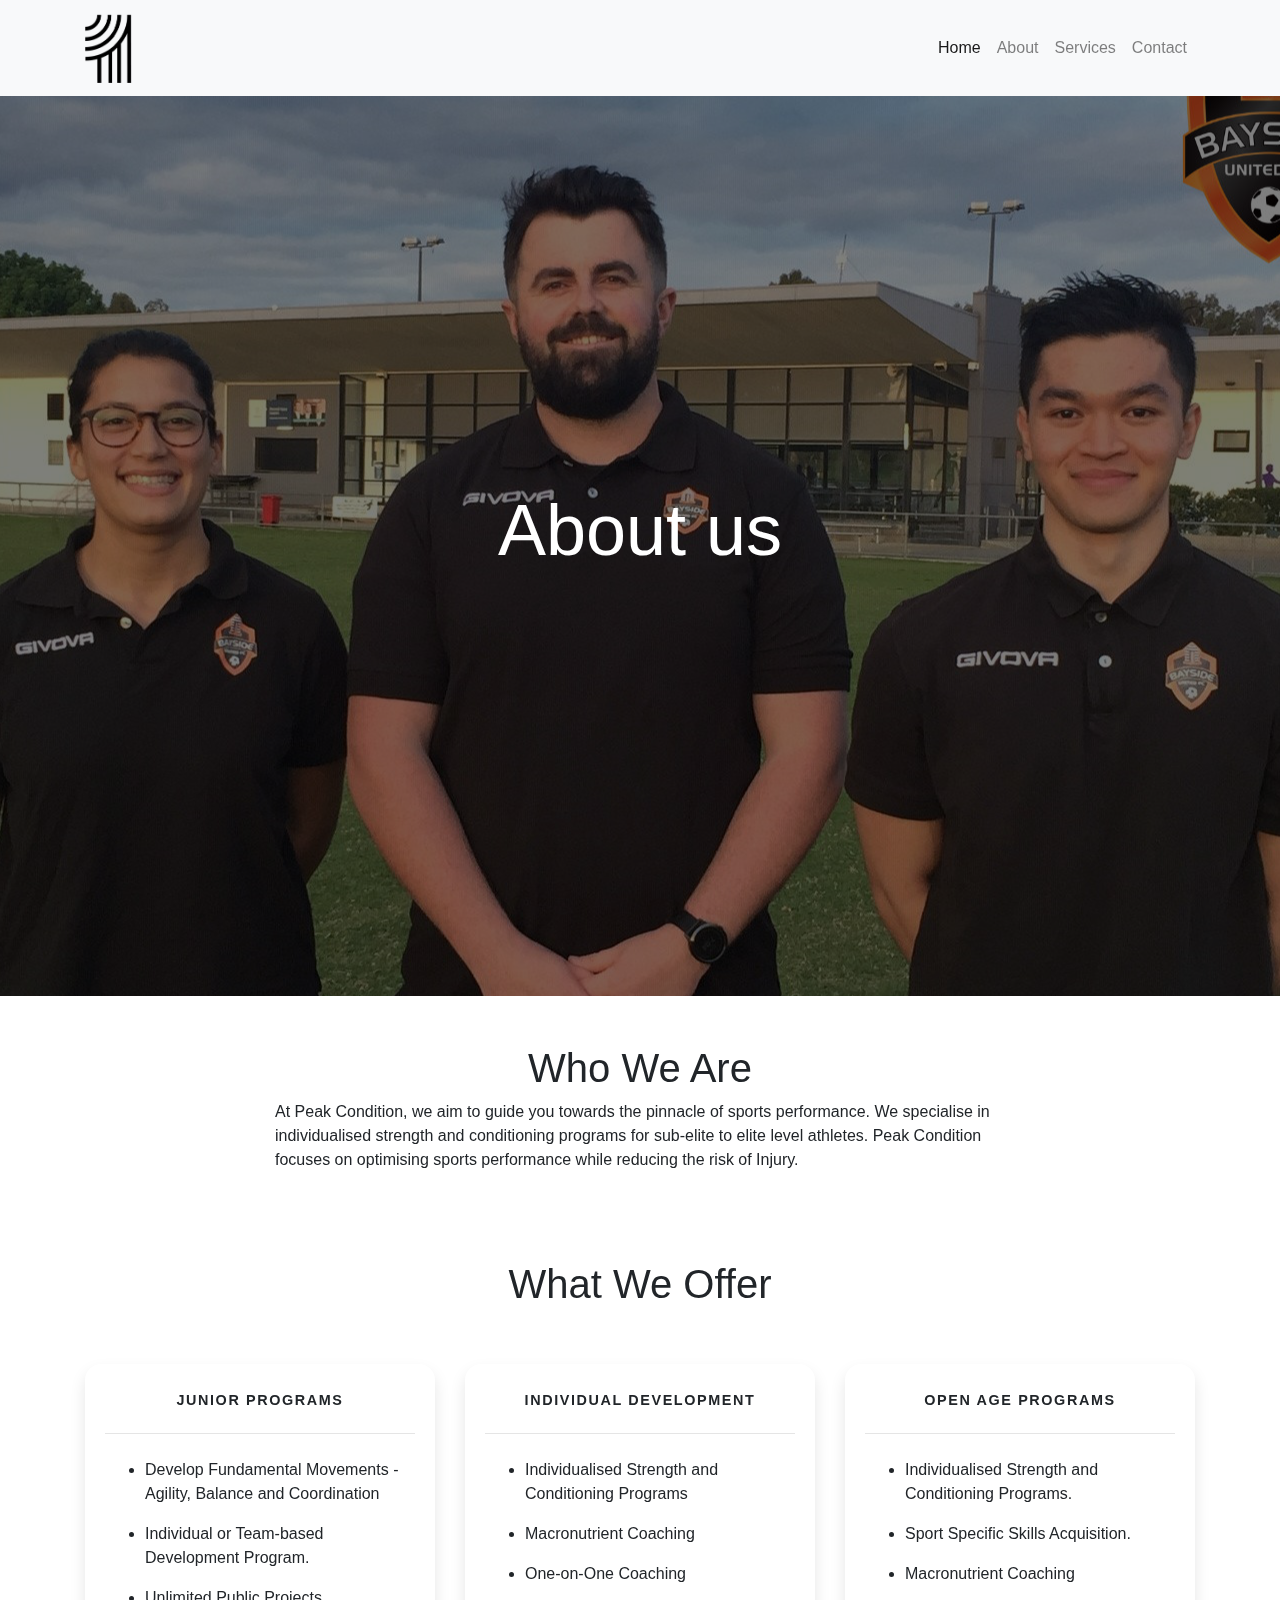
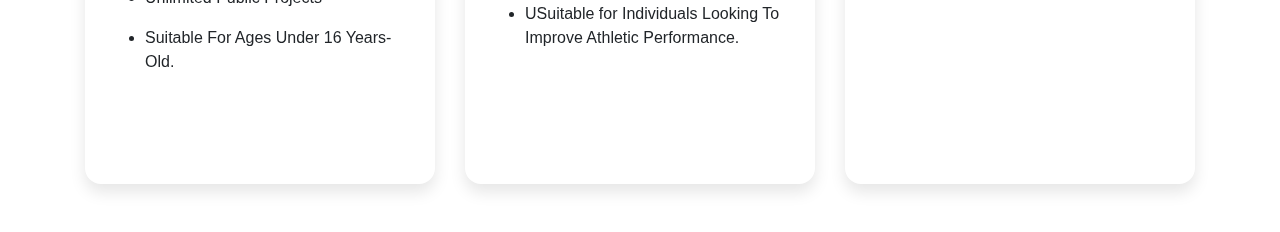
<file: about.html>
<!DOCTYPE html>
<html lang="en">
<head>
    <meta charset="UTF-8">
    <meta name="viewport" content="width=device-width, initial-scale=1.0">
    <meta http-equiv="X-UA-Compatible" content="ie=edge">
    <link rel="stylesheet" type="text/css" href="Assets 2/css/style2.css" />
    <link rel="stylesheet" href="https://stackpath.bootstrapcdn.com/bootstrap/4.3.1/css/bootstrap.min.css" integrity="sha384-ggOyR0iXCbMQv3Xipma34MD+dH/1fQ784/j6cY/iJTQUOhcWr7x9JvoRxT2MZw1T" crossorigin="anonymous">
    <!--Navbar title-->
    <title>Dashboard</title>
    <nav class="navbar navbar-expand-lg navbar-light bg-light fixed     -top">
        <div class="container">
          <a class="navbar-brand" href="#">
                <img src="./Assets 2/images/logo.jpg" alt="" id="logo">
              </a>
          <button class="navbar-toggler" type="button" data-toggle="collapse" data-target="#navbarResponsive" aria-controls="navbarResponsive" aria-expanded="false" aria-label="Toggle navigation">
                <span class="navbar-toggler-icon"></span>
              </button>
          <div class="collapse navbar-collapse" id="navbarResponsive">
            <ul class="navbar-nav ml-auto">
              <li class="nav-item active">
                <a class="nav-link" href="#">Home
                      <span class="sr-only">(current)</span>
                    </a>
              </li>
              <li class="nav-item">
                <a class="nav-link" href="#">About</a>
              </li>
              <li class="nav-item">
                <a class="nav-link" href="#">Services</a>
              </li>
              <li class="nav-item">
                <a class="nav-link" href="#">Contact</a>
              </li>
            </ul>
          </div>
        </div>
      </nav>
      
      <!-- Page Content -->
      
      <header>
        
        <div class="overlay"></div>
        <img src="./Assets 2/images/about.jpg" alt="" id="theme">
        <div class="container h-100">
          <div class="d-flex h-100 text-center align-items-center">
            <div class="w-100 text-white">
              <h1 class="display-3">About us</h1>
              
              <br>
              
             
            </div>
          </div>
        </div>
      </header>

      
      
      <section class="my-5">
        <div class="container">
          <div class="row">
            <div class="col-md-8 mx-auto">
                <h1 align='center'>Who We Are</h1>
              <p>At Peak Condition, we aim to guide you towards the pinnacle of sports performance. We specialise in individualised strength and conditioning programs for sub-elite to elite level athletes. Peak Condition focuses on optimising sports performance while reducing the risk of Injury.</p>
            
             
             
            </div>
          </div>
        </div>
      </section>
      <br>
      
      <h1 align='center'>What We Offer</h1>
      <section class="pricing py-5">
        <div class="container">
          <div class="row">
            <!-- Free Tier -->
            <div class="col-lg-4">
              <div class="card mb-5 mb-lg-0">
                <div class="card-body" style="height: 420px;">
                  <h5 class="card-title  text-uppercase text-center">Junior Programs</h5>
        
                  <hr>
                  <ul class="fa-ul">
                    <li><span class="fa-li"><i class="fas fa-check"></i></span>Develop Fundamental Movements - Agility, Balance and Coordination</li>
                    <li><span class="fa-li"><i class="fas fa-check"></i></span>Individual or Team-based Development Program.</li>
                    <li><span class="fa-li"><i class="fas fa-check"></i></span>Unlimited Public Projects</li>
                    <li><span class="fa-li"><i class="fas fa-check"></i></span>Suitable For Ages Under 16 Years-Old.</li>
                 
                  </ul>
                  
                </div>
              </div>
            </div>
            <!-- Plus Tier -->
            <div class="col-lg-4">
              <div class="card mb-5 mb-lg-0">
                <div class="card-body" style="height: 420px;">
                  <h5 class="card-title  text-uppercase text-center">Individual Development</h5>
                
                  <hr>
                  <ul class="fa-ul">
          
                    <li><span class="fa-li"><i class="fas fa-check"></i></span>Individualised Strength and Conditioning Programs</li>
                    <li><span class="fa-li"><i class="fas fa-check"></i></span>Macronutrient Coaching</li>
                    <li><span class="fa-li"><i class="fas fa-check"></i></span>One-on-One Coaching</li>
                    <li><span class="fa-li"><i class="fas fa-check"></i></span>USuitable for Individuals Looking To Improve Athletic Performance. </li>

                  </ul>
                  <br>
               
                </div>
              </div>
            </div>
            <!-- Pro Tier -->
            <div class="col-lg-4">
              <div class="card">
                <div class="card-body"  style="height: 420px;">
                  <h5 class="card-title  text-uppercase text-center">Open Age Programs</h5>
            
                  <hr>
                    <ul class="fa-ul">
                        
                        <li><span class="fa-li"><i class="fas fa-check"></i></span>Individualised Strength and Conditioning Programs.</li>
                        <li><span class="fa-li"><i class="fas fa-check"></i></span>Sport Specific Skills Acquisition. </li>
                        <li><span class="fa-li"><i class="fas fa-check"></i></span>Macronutrient Coaching </li>
                      
                    </ul>
                    <br>
                    <br>
                    <br> 
                       
               
                </div>
              </div>
            </div>
            
            
            
          </div>

          
        </div>
      </section>
      
</html>
</file>
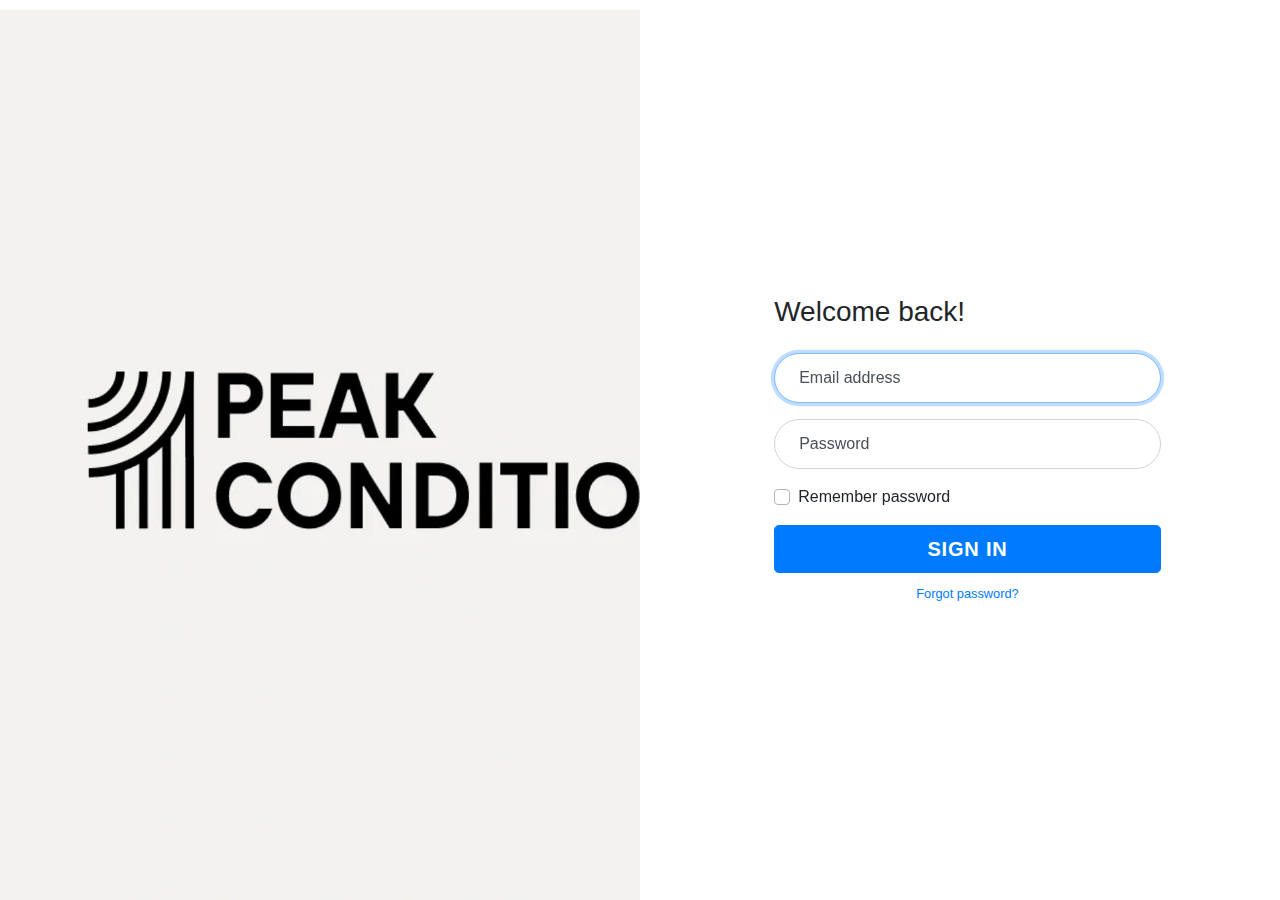
<file: login.html>
<!DOCTYPE html>
<html lang="en">
<head>
    <meta charset="UTF-8">
    <meta name="viewport" content="width=device-width, initial-scale=1.0">
    <meta http-equiv="X-UA-Compatible" content="ie=edge">
    <link rel="stylesheet" type="text/css" href="Assets 2/css/style2.css" />
    <link rel="stylesheet" href="https://stackpath.bootstrapcdn.com/bootstrap/4.3.1/css/bootstrap.min.css" integrity="sha384-ggOyR0iXCbMQv3Xipma34MD+dH/1fQ784/j6cY/iJTQUOhcWr7x9JvoRxT2MZw1T" crossorigin="anonymous">
    <!--Navbar title-->
    <title>Login</title>
  <body>
    <div class="row no-gutter">
        <div class="d-none d-md-flex col-md-4 col-lg-6 bg-image"></div>
        <div class="col-md-8 col-lg-6">
          <div class="login d-flex align-items-center py-5">
            <div class="container">
              <div class="row">
                <div class="col-md-9 col-lg-8 mx-auto">
                  <h3 class="login-heading mb-4">Welcome back!</h3>
                  <form>
                    <div class="form-label-group">
                      <input type="email" id="inputEmail" class="form-control" placeholder="Email address" required autofocus>
                      <label for="inputEmail">Email address</label>
                    </div>
    
                    <div class="form-label-group">
                      <input type="password" id="inputPassword" class="form-control" placeholder="Password" required>
                      <label for="inputPassword">Password</label>
                    </div>
    
                    <div class="custom-control custom-checkbox mb-3">
                      <input type="checkbox" class="custom-control-input" id="customCheck1">
                      <label class="custom-control-label" for="customCheck1">Remember password</label>
                    </div>
                    <button class="btn btn-lg btn-primary btn-block btn-login text-uppercase font-weight-bold mb-2" type="submit">Sign in</button>
                    <div class="text-center">
                      <a class="small" href="#">Forgot password?</a></div>
                  </form>
                </div>
              </div>
            </div>
          </div>
        </div>
      </div>
    </div>    

</body>
</html>
</file>
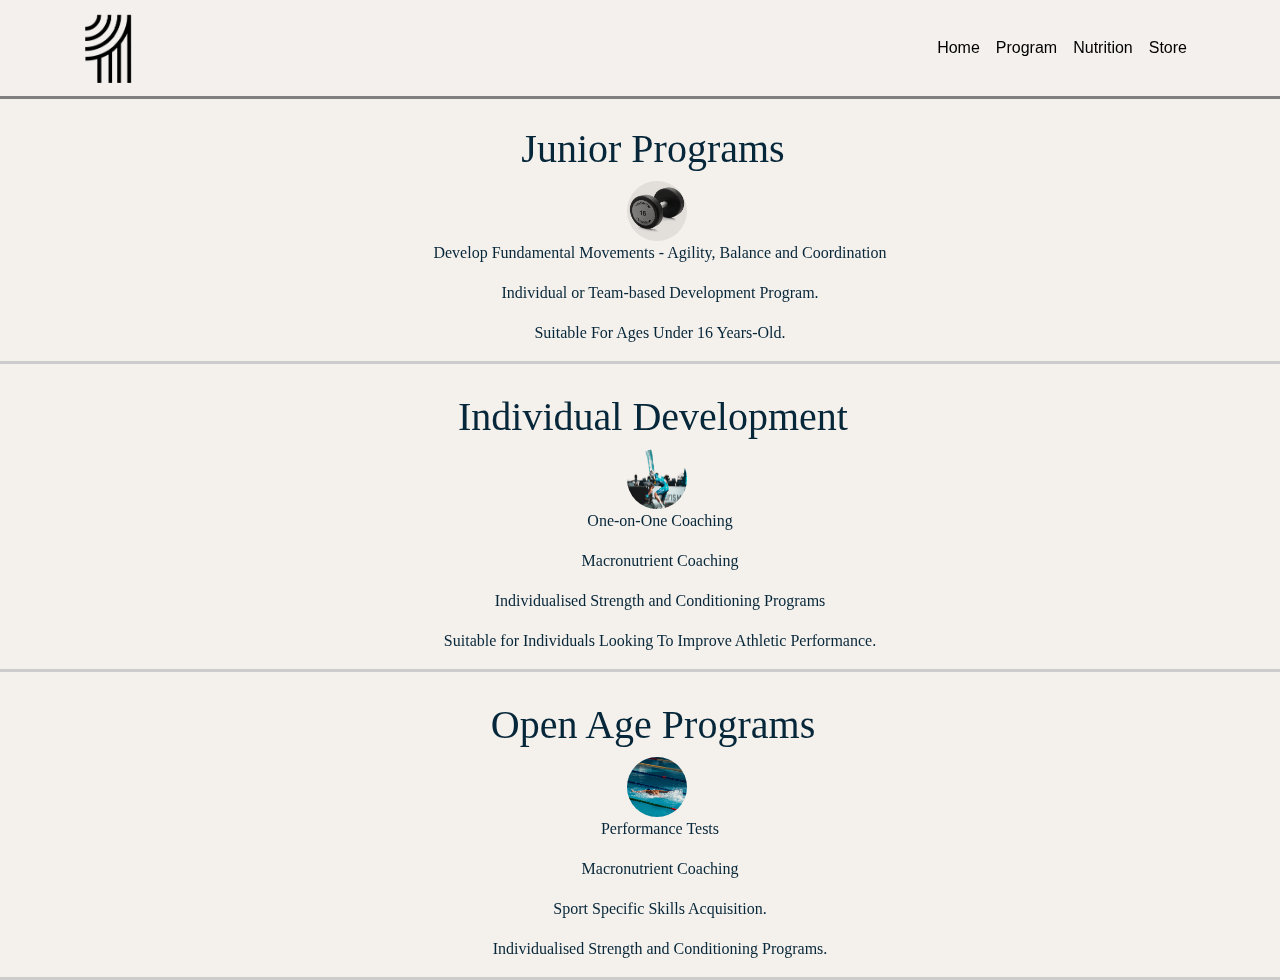
<file: program.html>
<!DOCTYPE html>
<html lang="en">
<head>
  <meta charset="UTF-8">
  <meta name="viewport" content="width=device-width, initial-scale=1.0">
  <link rel="stylesheet" href="https://stackpath.bootstrapcdn.com/bootstrap/4.4.1/css/bootstrap.min.css" integrity="sha384-Vkoo8x4CGsO3+Hhxv8T/Q5PaXtkKtu6ug5TOeNV6gBiFeWPGFN9MuhOf23Q9Ifjh" crossorigin="anonymous">
  <link rel="stylesheet" href="Assets/css/program.css">
  <link rel="stylesheet" type="text/css" href="Assets 2/css/style2.css" />

  <title>Programs</title>
</head>

<body>
  <nav class="navbar navbar-expand-lg navbar-light fixed-top" style="background-color:#f4f0ed">
    <div class="container">
      <a class="navbar-brand" href="#">
        <img src="./Assets 2/images/logo.jpg" alt="" id="logo">
      </a>
      <button class="navbar-toggler" type="button" data-toggle="collapse" data-target="#navbarResponsive" aria-controls="navbarResponsive" aria-expanded="false" aria-label="Toggle navigation">
            <span class="navbar-toggler-icon"></span>
          </button>
      <div class="collapse navbar-collapse" id="navbarResponsive">
        <ul class="navbar-nav ml-auto">
          <li class="nav-item">

            <a class="nav-link" href="index.html">Home</a>
          </li>
          <li class="nav-item active">
            <a class="nav-link" href="program.html">Program
              <span class="sr-only">(current)</span>
            </a>
          </li>
          <li class="nav-item">
            <a class="nav-link" href="nutrition.html">Nutrition</a>
          </li>
          <li class="nav-item">
            <a class="nav-link" href="store.html">Store</a>
          </li>
        </ul>
      </div>
    </div>
  </nav>

  <br>
  <br>
  <br>
  <br>
  
  <div class="containerSection">
    <div class="row">
      <div class="col-12 Junior text-center">
        <h1>Junior Programs</h1>
      </div>
    </div>
      <div class="row center">
        <img src="Assets/img/dumbell.jpg" alt="logo for Junior" width="60" height="60" class="Junior-logo">
        
    </div>
    <div class="row">
      <div class="col-12 text-center">
        <ul>
          <p>Develop Fundamental Movements - Agility, Balance and Coordination</p>
          <p>Individual or Team-based Development Program.</p>
          <p>Suitable For Ages Under 16 Years-Old.</p>
        </ul> 

      </div>
    </div>
  </div>

  <div class="containerSection">
    <div class="row">
      <div class="col-12 Junior text-center">
        <h1>Individual Development</h1>
      </div>
    </div>
      <div class="row center">
        <img src="Assets 2/images/Photos/run.jpg" alt="logo for Junior" width="60" height="60" class="Junior-logo" id ="programImg">
        
    </div>
    <div class="row">
      <div class="col-12 text-center">
        <ul>
          <p>One-on-One Coaching</p> 
          <p>Macronutrient Coaching</p>
          <p>Individualised Strength and Conditioning Programs</p>
          <p>Suitable for Individuals Looking To Improve Athletic Performance. </p>
        </ul> 
      </div>
    </div>
  </div>

  <div class="containerSection">
    <div class="row">
      <div class="col-12 Junior text-center">
        <h1>Open Age Programs</h1>
      </div>
    </div>
      <div class="row center">
        <img src="Assets 2/images/Photos/swim.jpg" alt="logo for Junior" width="60" height="60" class="Junior-logo">
        
    </div>
    <div class="row">
      <div class="col-12 text-center">
        <ul>
          <p>Performance Tests</p>
          <p>Macronutrient Coaching </p> 
          <p>Sport Specific Skills Acquisition.</p>
          <p>Individualised Strength and Conditioning Programs.</p>
        </ul> 
      </div>
    </div>
  </div>



  <!-- //footer stuff placeholder -->
  <!-- <div class="card">
    <div class="card-header">
      Placeholder
    </div>
    <div class="card-body">
      <h5 class="card-title">Special title treatment</h5>
      <p class="card-text">With supporting text below as a natural lead-in to additional content.</p>
      <a href="#" class="btn btn-primary">Go somewhere</a>
    </div>
  </div> -->
</body>
</html>



<!-- //change icons -->
</file>
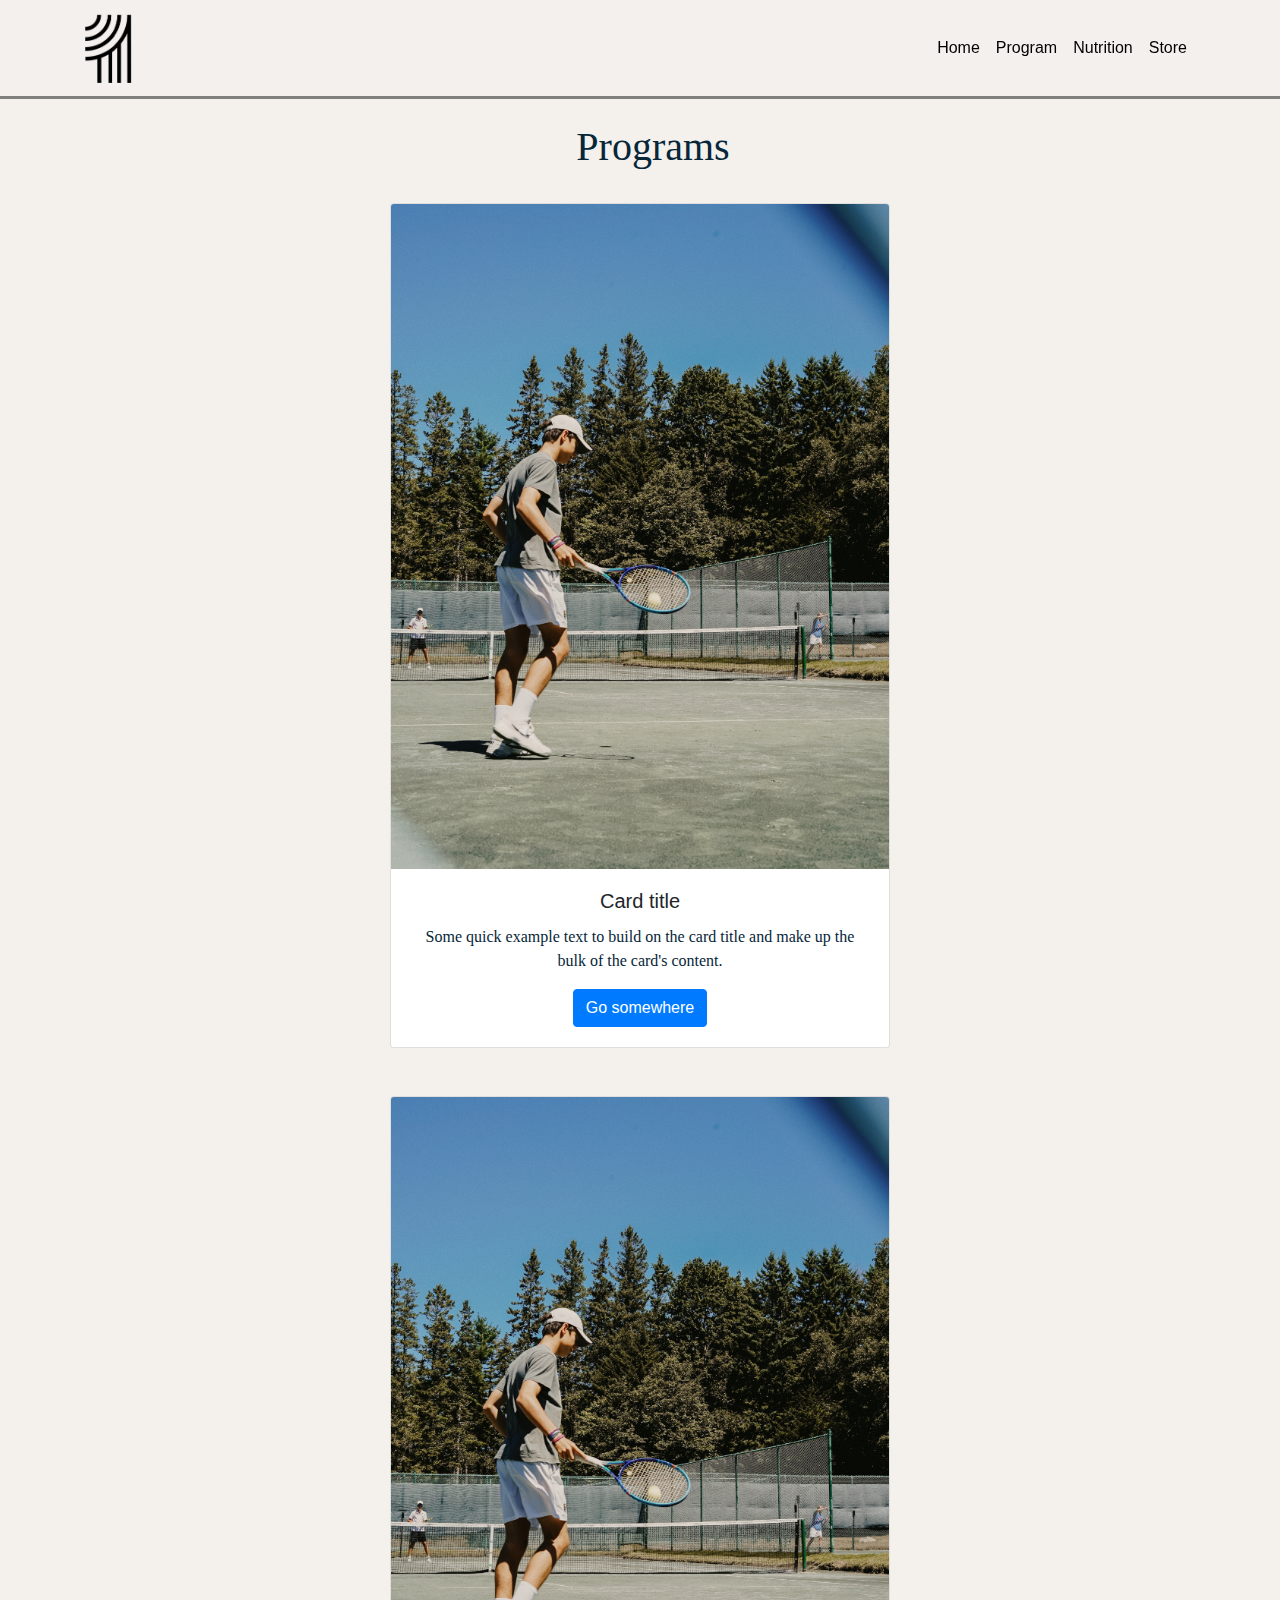
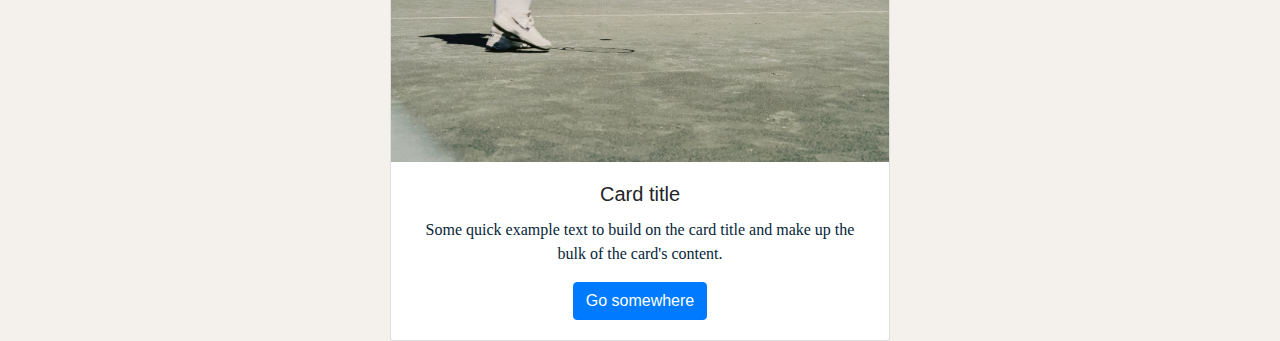
<file: program2.html>
<!DOCTYPE html>
<html lang="en">
<head>
  <meta charset="UTF-8">
  <meta name="viewport" content="width=device-width, initial-scale=1.0">
  <link rel="stylesheet" href="https://stackpath.bootstrapcdn.com/bootstrap/4.4.1/css/bootstrap.min.css" integrity="sha384-Vkoo8x4CGsO3+Hhxv8T/Q5PaXtkKtu6ug5TOeNV6gBiFeWPGFN9MuhOf23Q9Ifjh" crossorigin="anonymous">
  <link rel="stylesheet" href="Assets/css/program.css">
  <link rel="stylesheet" type="text/css" href="Assets 2/css/style2.css" />

  <title>Programs</title>
</head>

<body>
  <nav class="navbar navbar-expand-lg navbar-light fixed-top" style="background-color:#f4f0ed">
    <div class="container">
      <a class="navbar-brand" href="#">
        <img src="./Assets 2/images/logo.jpg" alt="" id="logo">
      </a>
      <button class="navbar-toggler" type="button" data-toggle="collapse" data-target="#navbarResponsive" aria-controls="navbarResponsive" aria-expanded="false" aria-label="Toggle navigation">
            <span class="navbar-toggler-icon"></span>
          </button>
      <div class="collapse navbar-collapse" id="navbarResponsive">
        <ul class="navbar-nav ml-auto">
          <li class="nav-item">
            <a class="nav-link" href="#">Home</a>
          </li>
          <li class="nav-item active">
            <a class="nav-link" href="program.html">Program
              <span class="sr-only">(current)</span>
            </a>
          </li>
          <li class="nav-item">
            <a class="nav-link" href="nutrition.html">Nutrition</a>
          </li>
          <li class="nav-item">
            <a class="nav-link" href="#">Store</a>
          </li>
        </ul>
      </div>
    </div>
  </nav>

  <br>
  <br> 
  <br>
  <br>
  <br>
  <br>

  <h1 class="text-center">Programs</h1>
  <br>

 
  <div class="card text-center" style="width: 500px;">
    <img src="Assets 2/images/Photos/onePerson.JPG" class="card-img-top" alt="...">
    <div class="card-body">
      <h5 class="card-title">Card title</h5>
      <p class="card-text">Some quick example text to build on the card title and make up the bulk of the card's content.</p>
      <a href="#" class="btn btn-primary">Go somewhere</a>
    </div>
  
  </div>

  <br>
  <br>

  <div class="card text-center" style="width: 500px;">
    <img src="Assets 2/images/Photos/onePerson.JPG" class="card-img-top" alt="...">
    <div class="card-body">
      <h5 class="card-title">Card title</h5>
      <p class="card-text">Some quick example text to build on the card title and make up the bulk of the card's content.</p>
      <a href="#" class="btn btn-primary">Go somewhere</a>
    </div>
  </div>





  <!-- //footer stuff placeholder -->
</body>
</html>
</file>
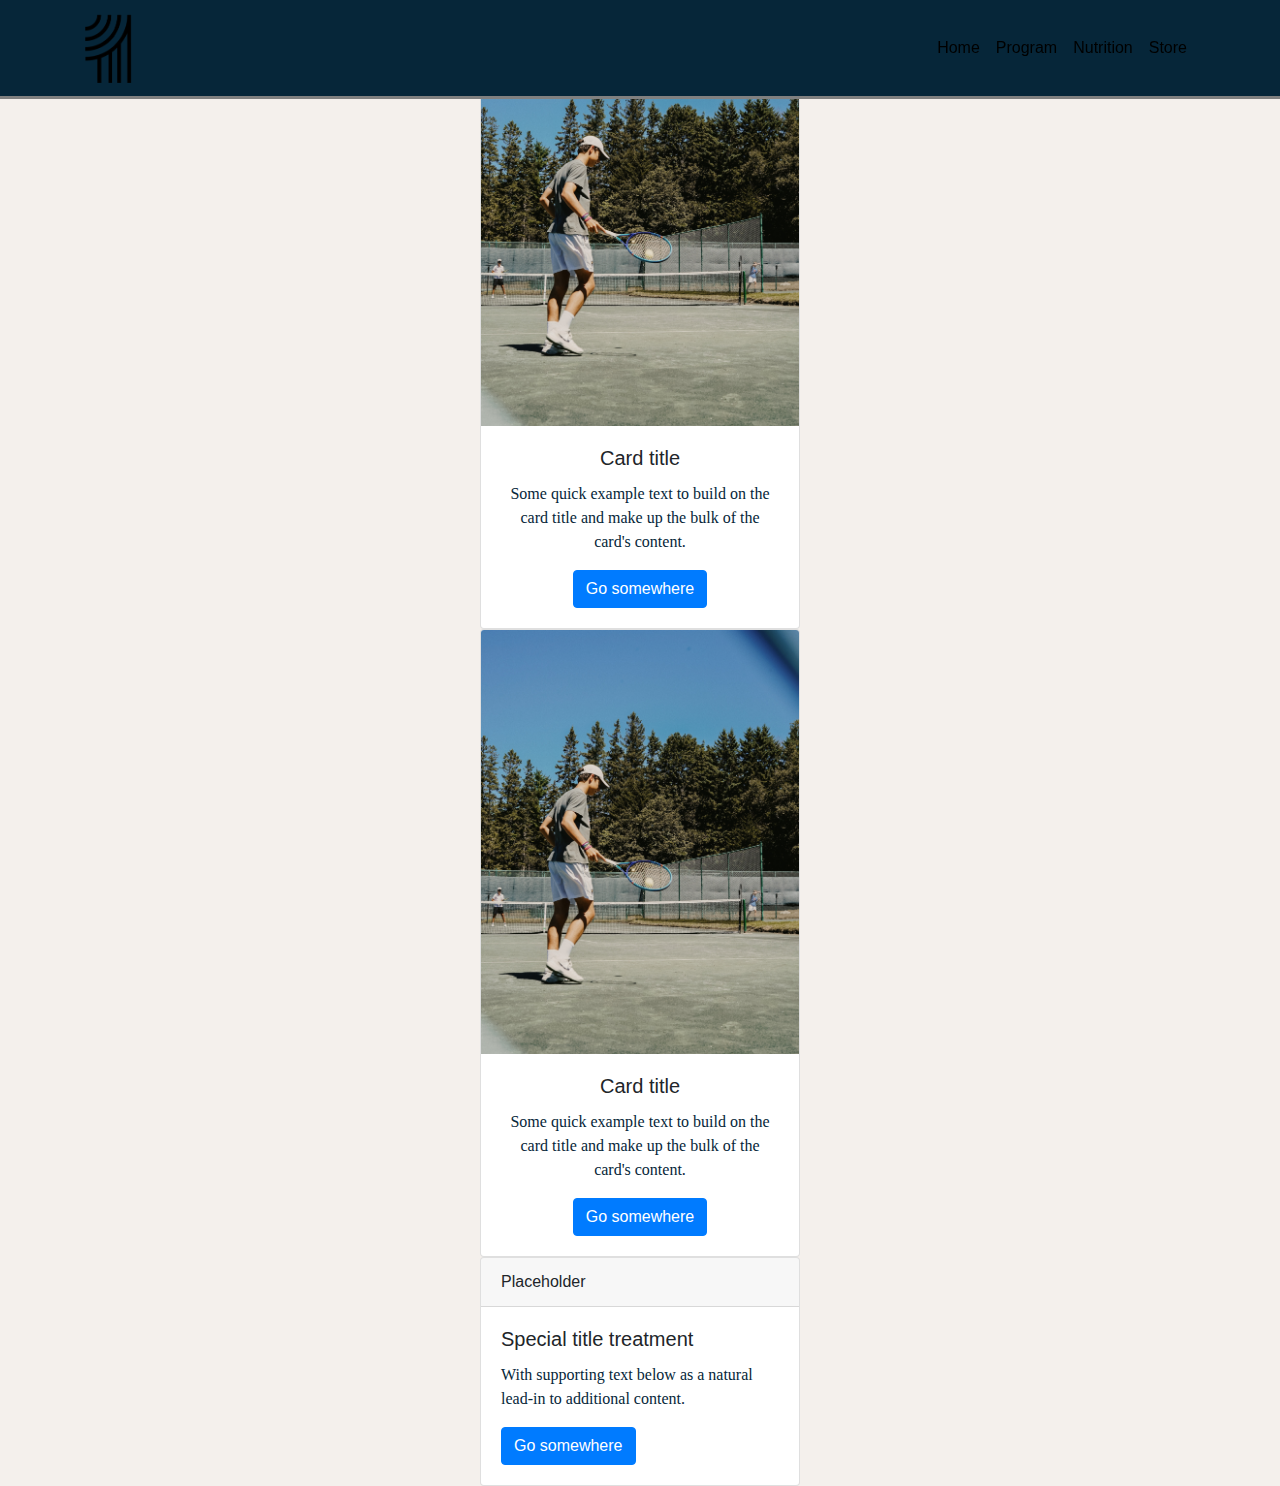
<file: programTest.html>
<!DOCTYPE html>
<html lang="en">
<head>
  <meta charset="UTF-8">
  <meta name="viewport" content="width=device-width, initial-scale=1.0">
  <link rel="stylesheet" href="https://stackpath.bootstrapcdn.com/bootstrap/4.4.1/css/bootstrap.min.css" integrity="sha384-Vkoo8x4CGsO3+Hhxv8T/Q5PaXtkKtu6ug5TOeNV6gBiFeWPGFN9MuhOf23Q9Ifjh" crossorigin="anonymous">
  <link rel="stylesheet" href="Assets/css/program.css">
  <link rel="stylesheet" type="text/css" href="Assets 2/css/style2.css" />

  <title>Programs</title>
</head>

<body>
  <nav class="navbar navbar-expand-lg navbar-light fixed-top" style="background-color:#062639">
    <div class="container">
      <a class="navbar-brand" href="#">
        <img src="./Assets 2/images/logo.jpg" alt="" id="logo">
      </a>
      <button class="navbar-toggler" type="button" data-toggle="collapse" data-target="#navbarResponsive" aria-controls="navbarResponsive" aria-expanded="false" aria-label="Toggle navigation">
            <span class="navbar-toggler-icon"></span>
          </button>
      <div class="collapse navbar-collapse" id="navbarResponsive">
        <ul class="navbar-nav ml-auto">
          <li class="nav-item">
            <a class="nav-link" href="#">Home</a>
          </li>
          <li class="nav-item active">
            <a class="nav-link" href="program.html">Program
              <span class="sr-only">(current)</span>
            </a>
          </li>
          <li class="nav-item">
            <a class="nav-link" href="nutrition.html">Nutrition</a>
          </li>
          <li class="nav-item">
            <a class="nav-link" href="#">Store</a>
          </li>
        </ul>
      </div>
    </div>
  </nav>



  <div class="row">
    <div class="col-12 text-center">
  <div class="card">
    <img src="Assets 2/images/Photos/onePerson.JPG" class="card-img-top" alt="...">
    <div class="card-body">
      <h5 class="card-title">Card title</h5>
      <p class="card-text">Some quick example text to build on the card title and make up the bulk of the card's content.</p>
      <a href="#" class="btn btn-primary">Go somewhere</a>
    </div>
  </div>
  </div>

  <div class="col-12 text-center">
  <div class="card">
    <img src="Assets 2/images/Photos/onePerson.JPG" class="card-img-top" alt="...">
    <div class="card-body">
      <h5 class="card-title">Card title</h5>
      <p class="card-text">Some quick example text to build on the card title and make up the bulk of the card's content.</p>
      <a href="#" class="btn btn-primary">Go somewhere</a>
    </div>
  </div>
  </div>

  </div>
 



  <!-- //footer stuff placeholder -->
  <div class="card">
    <div class="card-header">
      Placeholder
    </div>
    <div class="card-body">
      <h5 class="card-title">Special title treatment</h5>
      <p class="card-text">With supporting text below as a natural lead-in to additional content.</p>
      <a href="#" class="btn btn-primary">Go somewhere</a>
    </div>
  </div>
</body>
</html>
</file>
<file: Assets 2/css/style2.css>
:root {
    --input-padding-x: 1.5rem;
    --input-padding-y: 0.75rem;
  }
  
  .login,
  .image {
    min-height: 100vh;
  }
  
  .bg-image {
    background-image: url('../images/peakcondition.jpg');
    background-size: cover;
    background-position: center;
  }
  
  .login-heading {
    font-weight: 300;
  }
  
  .btn-login {
    font-size: 0.9rem;
    letter-spacing: 0.05rem;
    padding: 0.75rem 1rem;
    border-radius: 2rem;
  }
  
  .form-label-group {
    position: relative;
    margin-bottom: 1rem;
  }
  
  .form-label-group>input,
  .form-label-group>label {
    padding: var(--input-padding-y) var(--input-padding-x);
    height: auto;
    border-radius: 2rem;
  }
  
  .form-label-group>label {
    position: absolute;
    top: 0;
    left: 0;
    display: block;
    width: 100%;
    margin-bottom: 0;
    /* Override default `<label>` margin */
    line-height: 1.5;
    color: #495057;
    cursor: text;
    /* Match the input under the label */
    border: 1px solid transparent;
    border-radius: .25rem;
    transition: all .1s ease-in-out;
  }
  
  .form-label-group input::-webkit-input-placeholder {
    color: transparent;
  }
  
  .form-label-group input:-ms-input-placeholder {
    color: transparent;
  }
  
  .form-label-group input::-ms-input-placeholder {
    color: transparent;
  }
  
  .form-label-group input::-moz-placeholder {
    color: transparent;
  }
  
  .form-label-group input::placeholder {
    color: transparent;
  }
  
  .form-label-group input:not(:placeholder-shown) {
    padding-top: calc(var(--input-padding-y) + var(--input-padding-y) * (2 / 3));
    padding-bottom: calc(var(--input-padding-y) / 3);
  }
  
  .form-label-group input:not(:placeholder-shown)~label {
    padding-top: calc(var(--input-padding-y) / 3);
    padding-bottom: calc(var(--input-padding-y) / 3);
    font-size: 12px;
    color: #777;
  }
  
  /* Fallback for Edge
  -------------------------------------------------- */
  
  @supports (-ms-ime-align: auto) {
    .form-label-group>label {
      display: none;
    }
    .form-label-group input::-ms-input-placeholder {
      color: #777;
    }
  }
  
  /* Fallback for IE
  -------------------------------------------------- */
  
  @media all and (-ms-high-contrast: none),
  (-ms-high-contrast: active) {
    .form-label-group>label {
      display: none;
    }
    .form-label-group input:-ms-input-placeholder {
      color: #777;
    }
  }

  header {
    position: relative;
    background-color: black;
    height: 100vh;
    min-height: 25rem;
    width: 100%;
    overflow: hidden;
    
    
  }
  
 #theme {
    position: absolute;
    top: 50%;
    left: 50%;
    min-width: 100%;
    min-height: 100%;
    width: auto;
    height: auto;
    z-index: 0;
    -ms-transform: translateX(-50%) translateY(-50%);
    -moz-transform: translateX(-50%) translateY(-50%);
    -webkit-transform: translateX(-50%) translateY(-50%);
    transform: translateX(-50%) translateY(-50%);
   
  }
  
  header .container {
    position: relative;
    z-index: 2;
    border-bottom: thin gray;
  }
  
  header .overlay {
    position: absolute;
    top: 0;
    left: 0;
    height: 100%;
    width: 100%;
    background-color: black;
    opacity: 0.5;
    z-index: 1;
  }
  
  @media (pointer: coarse) and (hover: none) {
    header {
      background: url('https://source.unsplash.com/XT5OInaElMw/1600x900') black no-repeat center center scroll;
    }
    header video {
      display: none;
    }
  }

#logo{
    height: 70px;
    mix-blend-mode: multiply;
}


#trackCalories{

    height: 300px;
    width: 300px;
}

#trackCaloriesImage{

    height: 300px;
    width: 300px;
}


  
  .pricing .card {
    border: none;
    border-radius: 1rem;
    transition: all 0.2s;
    box-shadow: 0 0.5rem 1rem 0 rgba(0, 0, 0, 0.1);
  }
  
  .pricing hr {
    margin: 1.5rem 0;
  }
  
  .pricing .card-title {
    margin: 0.5rem 0;
    font-size: 0.9rem;
    letter-spacing: .1rem;
    font-weight: bold;
  }
  
  .pricing .card-price {
    font-size: 3rem;
    margin: 0;
  }
  
  .pricing .card-price .period {
    font-size: 0.8rem;
  }
  
  .pricing ul li {
    margin-bottom: 1rem;
  }
  
  .pricing .text-muted {
    opacity: 0.7;
  }
  
  .pricing .btn {
    font-size: 80%;
    border-radius: 5rem;
    letter-spacing: .1rem;
    font-weight: bold;
    padding: 1rem;
    opacity: 0.7;
    transition: all 0.2s;
  }
  
  /* Hover Effects on Card */
  
  @media (min-width: 992px) {
    .pricing .card:hover {
      margin-top: -.25rem;
      margin-bottom: .25rem;
      box-shadow: 0 0.5rem 1rem 0 rgba(0, 0, 0, 0.3);
    }
    .pricing .card:hover .btn {
      opacity: 1;
    }
  }

  .nav-link.card:hover{
    color:white;
  }

  .navbar-light .navbar-nav .active>.nav-link, .navbar-light .navbar-nav .nav-link.active, .navbar-light .navbar-nav .nav-link.show, .navbar-light .navbar-nav .show>.nav-link {
    color: black;
}

.navbar-light .navbar-nav .nav-link {
  color: black;
}
</file>
<file: Assets/css/program.css>
body{
  background-color: #F4F0EC;
}


/* element.style {
  background-color: #f4f0ed;
}
.navbar {
  z-index: 9999;
} */
.fixed-top {
    position: fixed;
    top: 0;
    right: 0;
    left: 0;
    /* z-index: 1030; */
    border-style: solid;
    /* border-bottom: 5px; */
    border-top: 1px;
    border-right: 1000px;
    border-left: 1px;
    border-color: gray;

}

.containerSection {
  border-bottom: 3px solid #ccc;
  margin-top: 50px;
}

.junior{

}

#programImg{
  mix-blend-mode: multiply;
}

.Junior-logo{
    /* mix-blend-mode: exclusion; */
    /* mix-blend-mode: darken; */
    mix-blend-mode: multiply;
    border-radius: 50%;
    display: block;
    margin-left: 17px;
    margin-right: auto;
    /* width: 50%; */
}


.center {
  display: block;
  margin-left: auto;
  margin-right: auto;
  width: 60px;
  height: 60px;
}

/* for bulletpoints and texts inside the programs section */
ul {
  text-align: center;
  list-style-position: inside;
}

p{
  font-family: Futura PT;
  color: #062639;
}

h1{
  font-family: Futura PT;
  color: #062639;
  display: block;
  margin-left: 36px;
  margin-right: 10px;
  margin-top: -21px;
}


/* .card {
  position: relative;
  float: none;
  margin: 0 auto;
  display: flex;
  flex-direction: column;
  min-width: 0px;
  word-wrap: break-word;
  background-color: #fff;
  background-clip: border-box;
  border: 1px solid rgba(0,0,0,.125);
  border-radius: .25rem;
} */

.card {
  position: relative;
  float: none;
  width: 20rem;
  /* margin-top: 50px;
  margin-bottom: 10px;
  margin-left: 400px;
  margin-right: 100px; */
  margin: 0 auto; 
  display: flex;
  flex-direction: column;
  min-width: 0px;
  word-wrap: break-word;
  background-color: #fff;
  background-clip: border-box;
  border: 1px solid rgba(0,0,0,.125);
  border-radius: .25rem;
}
</file>
